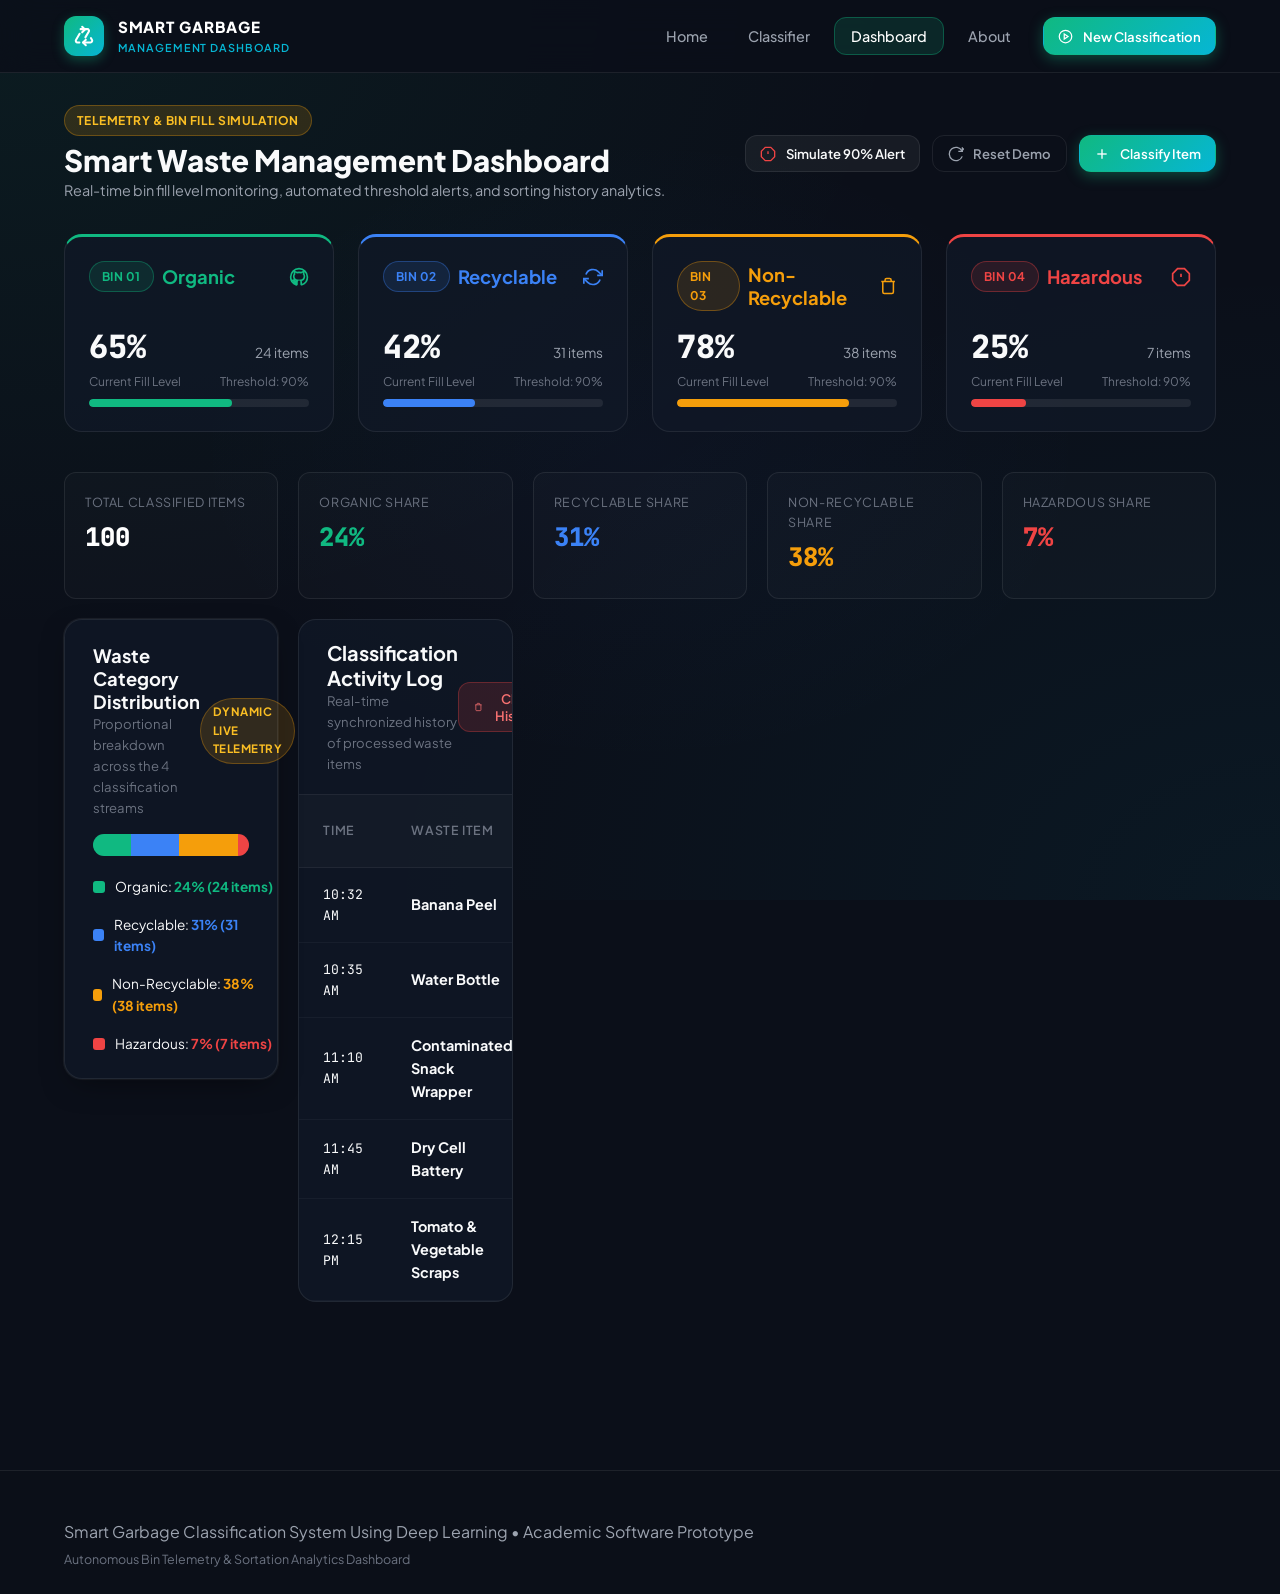
<file: dashboard.html>
<!DOCTYPE html>
<html lang="en">
<head>
    <meta charset="UTF-8">
    <meta name="viewport" content="width=device-width, initial-scale=1.0">
    <meta name="description" content="Smart Waste Management Dashboard - Bin Fill-Level Monitoring, 90% Capacity Alerts & Classification Analytics">
    <title>Smart Waste Management Dashboard | Monitoring & Statistics</title>
    <link rel="stylesheet" href="css/style.css">
</head>
<body>

    <!-- ==============================================================================
         SITE HEADER & NAVIGATION
    ============================================================================== -->
    <header class="site-header">
        <div class="container nav-wrapper">
            <a href="index.html" class="logo-brand">
                <div class="logo-icon">
                    <svg width="22" height="22" viewBox="0 0 24 24" fill="none" stroke="currentColor" stroke-width="2.2" stroke-linecap="round" stroke-linejoin="round">
                        <path d="M7 19H4.815a1.83 1.83 0 0 1-1.57-.881 1.785 1.785 0 0 1-.004-1.784L7.196 9.5"/>
                        <path d="M11 19h8.203a1.83 1.83 0 0 0 1.556-.89 1.784 1.784 0 0 0 0-1.775l-1.226-2.12"/>
                        <path d="m14 16-3 3 3 3"/>
                        <path d="M8.294 4.5h7.412a1.83 1.83 0 0 1 1.57.881 1.785 1.785 0 0 1 .004 1.784L13.5 13.5"/>
                        <path d="m10 8 3-3-3-3"/>
                    </svg>
                </div>
                <div class="logo-text">
                    <span class="logo-title">Smart Garbage</span>
                    <span class="logo-subtitle">Management Dashboard</span>
                </div>
            </a>

            <button class="mobile-toggle" id="mobileToggle" aria-label="Toggle navigation menu">
                <svg width="24" height="24" viewBox="0 0 24 24" fill="none" stroke="currentColor" stroke-width="2" stroke-linecap="round" stroke-linejoin="round">
                    <line x1="3" y1="12" x2="21" y2="12"></line>
                    <line x1="3" y1="6" x2="21" y2="6"></line>
                    <line x1="3" y1="18" x2="21" y2="18"></line>
                </svg>
            </button>

            <nav>
                <ul class="nav-links" id="navLinks">
                    <li class="nav-item"><a href="index.html">Home</a></li>
                    <li class="nav-item"><a href="index.html#classifier">Classifier</a></li>
                    <li class="nav-item active"><a href="dashboard.html">Dashboard</a></li>
                    <li class="nav-item"><a href="index.html#about">About</a></li>
                    <li class="nav-cta">
                        <a href="index.html#classifier" class="btn btn-sm btn-primary">
                            <svg width="15" height="15" viewBox="0 0 24 24" fill="none" stroke="currentColor" stroke-width="2"><circle cx="12" cy="12" r="10"/><polygon points="10 8 16 12 10 16 10 8"/></svg>
                            New Classification
                        </a>
                    </li>
                </ul>
            </nav>
        </div>
    </header>

    <main class="container">
        <!-- Dashboard Header & Control Toolbar -->
        <div class="dashboard-header-bar">
            <div>
                <span class="badge badge-demo" style="margin-bottom: 0.4rem;">Telemetry & Bin Fill Simulation</span>
                <h1 style="font-size: 1.85rem; font-weight: 800;">Smart Waste Management Dashboard</h1>
                <p style="font-size: 0.9rem;">Real-time bin fill level monitoring, automated threshold alerts, and sorting history analytics.</p>
            </div>

            <!-- Demo Controls -->
            <div class="dashboard-controls">
                <button type="button" class="btn btn-secondary btn-sm" id="btnSimulateAlert">
                    <svg width="16" height="16" viewBox="0 0 24 24" fill="none" stroke="#ef4444" stroke-width="2"><polygon points="7.86 2 16.14 2 22 7.86 22 16.14 16.14 22 7.86 22 2 16.14 2 7.86 7.86 2"></polygon><line x1="12" y1="8" x2="12" y2="12"></line><line x1="12" y1="16" x2="12.01" y2="16"></line></svg>
                    Simulate 90% Alert
                </button>
                <button type="button" class="btn btn-outline btn-sm" id="btnResetDemo">
                    <svg width="16" height="16" viewBox="0 0 24 24" fill="none" stroke="currentColor" stroke-width="2"><path d="M21.5 2v6h-6M21.34 15.57a10 10 0 1 1-.57-8.38l5.67-5.67"/></svg>
                    Reset Demo
                </button>
                <a href="index.html#classifier" class="btn btn-primary btn-sm">
                    <svg width="16" height="16" viewBox="0 0 24 24" fill="none" stroke="currentColor" stroke-width="2"><line x1="12" y1="5" x2="12" y2="19"></line><line x1="5" y1="12" x2="19" y2="12"></line></svg>
                    Classify Item
                </a>
            </div>
        </div>

        <!-- ==============================================================================
             90% CAPACITY ALERT BANNER (Dynamically shown when capacity >= 90%)
        ============================================================================== -->
        <div class="alert-banner-container">
            <div class="collection-alert" id="collectionAlertBanner">
                <div class="alert-content-left">
                    <div class="alert-icon-wrapper">
                        <svg width="24" height="24" viewBox="0 0 24 24" fill="none" stroke="currentColor" stroke-width="2.5">
                            <polygon points="7.86 2 16.14 2 22 7.86 22 16.14 16.14 22 7.86 22 2 16.14 2 7.86 7.86 2"></polygon>
                            <line x1="12" y1="8" x2="12" y2="12"></line>
                            <line x1="12" y1="16" x2="12.01" y2="16"></line>
                        </svg>
                    </div>
                    <div>
                        <div class="alert-heading">COLLECTION ALERT</div>
                        <div class="alert-message" id="alertMessageText">NON-RECYCLABLE BIN HAS REACHED 92% CAPACITY.</div>
                        <div class="alert-subtext" id="alertSubtext">Collection required.</div>
                    </div>
                </div>
                <div>
                    <span class="badge" style="background: rgba(239, 68, 68, 0.3); color: #fef2f2; border: 1px solid #ef4444; font-size: 0.8rem;">
                        IMMEDIATE ACTION
                    </span>
                </div>
            </div>
        </div>

        <!-- ==============================================================================
             FOUR BIN CAPACITY STATISTIC CARDS
        ============================================================================== -->
        <div class="bin-stats-grid">
            <!-- 1. Organic Bin -->
            <div class="bin-stat-card" id="cardOrganic" style="border-top: 3px solid var(--organic-color);">
                <div class="bin-card-top">
                    <div style="display: flex; align-items: center; gap: 0.5rem;">
                        <span class="badge badge-organic">Bin 01</span>
                        <h3 class="bin-card-title" style="color: var(--organic-color);">Organic</h3>
                    </div>
                    <svg width="20" height="20" viewBox="0 0 24 24" fill="none" stroke="var(--organic-color)" stroke-width="2"><path d="M12 2a10 10 0 0 0-10 10c0 4.4 2.8 8.1 6.8 9.4.5.1.7-.2.7-.5v-1.8c-2.8.6-3.4-1.4-3.4-1.4-.4-1.1-1.1-1.4-1.1-1.4-.9-.6.1-.6.1-.6 1 .1 1.5 1 1.5 1 .9 1.5 2.4 1.1 3 .8.1-.7.4-1.1.7-1.4-2.2-.2-4.6-1.1-4.6-5 0-1.1.4-2 1-2.7-.1-.3-.5-1.3.1-2.7 0 0 .9-.3 2.8 1.1.8-.2 1.7-.4 2.5-.4.8 0 1.7.2 2.5.4 2-1.4 2.8-1.1 2.8-1.1.6 1.4.2 2.4.1 2.7.7.7 1 1.6 1 2.7 0 3.9-2.4 4.8-4.6 5 .4.3.7.9.7 1.9v2.8c0 .3.2.6.7.5 4-1.3 6.8-5 6.8-9.4A10 10 0 0 0 12 2z"/></svg>
                </div>

                <div>
                    <div class="bin-capacity-metric">
                        <span class="capacity-percent" id="percentOrganic">65%</span>
                        <span class="items-classified-count" id="countOrganic">24 items</span>
                    </div>
                    <div style="display: flex; justify-content: space-between; font-size: 0.75rem; color: var(--text-muted); margin-bottom: 0.25rem;">
                        <span>Current Fill Level</span>
                        <span>Threshold: 90%</span>
                    </div>
                    <div class="bin-progress-track">
                        <div class="bin-progress-bar progress-organic" id="barOrganic" style="width: 65%;"></div>
                    </div>
                </div>
            </div>

            <!-- 2. Recyclable Bin -->
            <div class="bin-stat-card" id="cardRecyclable" style="border-top: 3px solid var(--recyclable-color);">
                <div class="bin-card-top">
                    <div style="display: flex; align-items: center; gap: 0.5rem;">
                        <span class="badge badge-recyclable">Bin 02</span>
                        <h3 class="bin-card-title" style="color: var(--recyclable-color);">Recyclable</h3>
                    </div>
                    <svg width="20" height="20" viewBox="0 0 24 24" fill="none" stroke="var(--recyclable-color)" stroke-width="2"><polyline points="23 4 23 10 17 10"></polyline><polyline points="1 20 1 14 7 14"></polyline><path d="M3.51 9a9 9 0 0 1 14.85-3.36L23 10M1 14l4.64 4.36A9 9 0 0 0 20.49 15"></path></svg>
                </div>

                <div>
                    <div class="bin-capacity-metric">
                        <span class="capacity-percent" id="percentRecyclable">42%</span>
                        <span class="items-classified-count" id="countRecyclable">31 items</span>
                    </div>
                    <div style="display: flex; justify-content: space-between; font-size: 0.75rem; color: var(--text-muted); margin-bottom: 0.25rem;">
                        <span>Current Fill Level</span>
                        <span>Threshold: 90%</span>
                    </div>
                    <div class="bin-progress-track">
                        <div class="bin-progress-bar progress-recyclable" id="barRecyclable" style="width: 42%;"></div>
                    </div>
                </div>
            </div>

            <!-- 3. Non-Recyclable Bin -->
            <div class="bin-stat-card" id="cardNonRecyclable" style="border-top: 3px solid var(--non-recyclable-color);">
                <div class="bin-card-top">
                    <div style="display: flex; align-items: center; gap: 0.5rem;">
                        <span class="badge badge-non-recyclable">Bin 03</span>
                        <h3 class="bin-card-title" style="color: var(--non-recyclable-color);">Non-Recyclable</h3>
                    </div>
                    <svg width="20" height="20" viewBox="0 0 24 24" fill="none" stroke="var(--non-recyclable-color)" stroke-width="2"><polyline points="3 6 5 6 21 6"></polyline><path d="M19 6v14a2 2 0 0 1-2 2H7a2 2 0 0 1-2-2V6m3 0V4a2 2 0 0 1 2-2h4a2 2 0 0 1 2 2v2"></path></svg>
                </div>

                <div>
                    <div class="bin-capacity-metric">
                        <span class="capacity-percent" id="percentNonRecyclable">78%</span>
                        <span class="items-classified-count" id="countNonRecyclable">38 items</span>
                    </div>
                    <div style="display: flex; justify-content: space-between; font-size: 0.75rem; color: var(--text-muted); margin-bottom: 0.25rem;">
                        <span>Current Fill Level</span>
                        <span>Threshold: 90%</span>
                    </div>
                    <div class="bin-progress-track">
                        <div class="bin-progress-bar progress-non-recyclable" id="barNonRecyclable" style="width: 78%;"></div>
                    </div>
                </div>
            </div>

            <!-- 4. Hazardous Bin -->
            <div class="bin-stat-card" id="cardHazardous" style="border-top: 3px solid var(--hazardous-color);">
                <div class="bin-card-top">
                    <div style="display: flex; align-items: center; gap: 0.5rem;">
                        <span class="badge badge-hazardous">Bin 04</span>
                        <h3 class="bin-card-title" style="color: var(--hazardous-color);">Hazardous</h3>
                    </div>
                    <svg width="20" height="20" viewBox="0 0 24 24" fill="none" stroke="var(--hazardous-color)" stroke-width="2"><polygon points="7.86 2 16.14 2 22 7.86 22 16.14 16.14 22 7.86 22 2 16.14 2 7.86 7.86 2"></polygon><line x1="12" y1="8" x2="12" y2="12"></line><line x1="12" y1="16" x2="12.01" y2="16"></line></svg>
                </div>

                <div>
                    <div class="bin-capacity-metric">
                        <span class="capacity-percent" id="percentHazardous">25%</span>
                        <span class="items-classified-count" id="countHazardous">7 items</span>
                    </div>
                    <div style="display: flex; justify-content: space-between; font-size: 0.75rem; color: var(--text-muted); margin-bottom: 0.25rem;">
                        <span>Current Fill Level</span>
                        <span>Threshold: 90%</span>
                    </div>
                    <div class="bin-progress-track">
                        <div class="bin-progress-bar progress-hazardous" id="barHazardous" style="width: 25%;"></div>
                    </div>
                </div>
            </div>
        </div>

        <!-- ==============================================================================
             AGGREGATE STATISTICS OVERVIEW BAR
        ============================================================================== -->
        <div class="metrics-summary-bar">
            <div class="summary-metric-card">
                <div class="metric-label">Total Classified Items</div>
                <div class="metric-value" id="totalClassified">100</div>
            </div>
            <div class="summary-metric-card">
                <div class="metric-label">Organic Share</div>
                <div class="metric-value" id="organicShare" style="color: var(--organic-color);">24%</div>
            </div>
            <div class="summary-metric-card">
                <div class="metric-label">Recyclable Share</div>
                <div class="metric-value" id="recyclableShare" style="color: var(--recyclable-color);">31%</div>
            </div>
            <div class="summary-metric-card">
                <div class="metric-label">Non-Recyclable Share</div>
                <div class="metric-value" id="nonRecyclableShare" style="color: var(--non-recyclable-color);">38%</div>
            </div>
            <div class="summary-metric-card">
                <div class="metric-label">Hazardous Share</div>
                <div class="metric-value" id="hazardousShare" style="color: var(--hazardous-color);">7%</div>
            </div>
        <!-- ==============================================================================
             DASHBOARD CATEGORY DISTRIBUTION CHART (HTML/CSS/JS Native)
        ============================================================================== -->
        <section class="chart-section" style="margin-bottom: 2.5rem;">
            <div class="card-glass" style="padding: 1.5rem 1.75rem;">
                <div style="display: flex; justify-content: space-between; align-items: center; margin-bottom: 1rem;">
                    <div>
                        <h2 style="font-size: 1.15rem; font-weight: 700;">Waste Category Distribution</h2>
                        <p style="font-size: 0.82rem; color: var(--text-muted);">Proportional breakdown across the 4 classification streams</p>
                    </div>
                    <span class="badge badge-demo" style="font-size: 0.72rem;">Dynamic Live Telemetry</span>
                </div>

                <!-- Multi-segment Stacked Distribution Bar -->
                <div style="height: 22px; width: 100%; display: flex; border-radius: var(--radius-full); overflow: hidden; background: rgba(255,255,255,0.06); margin-bottom: 1.25rem;">
                    <div id="chartBarOrganic" style="height: 100%; width: 24%; background: var(--organic-color); transition: width 0.6s ease;" title="Organic: 24%"></div>
                    <div id="chartBarRecyclable" style="height: 100%; width: 31%; background: var(--recyclable-color); transition: width 0.6s ease;" title="Recyclable: 31%"></div>
                    <div id="chartBarNonRecyclable" style="height: 100%; width: 38%; background: var(--non-recyclable-color); transition: width 0.6s ease;" title="Non-Recyclable: 38%"></div>
                    <div id="chartBarHazardous" style="height: 100%; width: 7%; background: var(--hazardous-color); transition: width 0.6s ease;" title="Hazardous: 7%"></div>
                </div>

                <!-- Chart Legend with Category Percentages and Item Counts -->
                <div style="display: grid; grid-template-columns: repeat(auto-fit, minmax(180px, 1fr)); gap: 1rem;">
                    <div style="display: flex; align-items: center; gap: 0.6rem;">
                        <span style="width: 12px; height: 12px; border-radius: 3px; background: var(--organic-color); display: inline-block;"></span>
                        <span style="font-size: 0.85rem; color: var(--text-primary);">Organic: <strong id="chartValOrganic" style="color: var(--organic-color);">24% (24 items)</strong></span>
                    </div>
                    <div style="display: flex; align-items: center; gap: 0.6rem;">
                        <span style="width: 12px; height: 12px; border-radius: 3px; background: var(--recyclable-color); display: inline-block;"></span>
                        <span style="font-size: 0.85rem; color: var(--text-primary);">Recyclable: <strong id="chartValRecyclable" style="color: var(--recyclable-color);">31% (31 items)</strong></span>
                    </div>
                    <div style="display: flex; align-items: center; gap: 0.6rem;">
                        <span style="width: 12px; height: 12px; border-radius: 3px; background: var(--non-recyclable-color); display: inline-block;"></span>
                        <span style="font-size: 0.85rem; color: var(--text-primary);">Non-Recyclable: <strong id="chartValNonRecyclable" style="color: var(--non-recyclable-color);">38% (38 items)</strong></span>
                    </div>
                    <div style="display: flex; align-items: center; gap: 0.6rem;">
                        <span style="width: 12px; height: 12px; border-radius: 3px; background: var(--hazardous-color); display: inline-block;"></span>
                        <span style="font-size: 0.85rem; color: var(--text-primary);">Hazardous: <strong id="chartValHazardous" style="color: var(--hazardous-color);">7% (7 items)</strong></span>
                    </div>
                </div>
            </div>
        </section>

        <!-- ==============================================================================
             CLASSIFICATION HISTORY LOG TABLE
        ============================================================================== -->
        <section class="history-section">
            <div class="history-card">
                <div class="history-header">
                    <div>
                        <h2 style="font-size: 1.25rem; font-weight: 700;">Classification Activity Log</h2>
                        <p style="font-size: 0.82rem; color: var(--text-muted);">Real-time synchronized history of processed waste items</p>
                    </div>
                    <div style="display: flex; gap: 0.5rem;">
                        <button type="button" class="btn btn-danger btn-sm" id="btnClearHistory">
                            <svg width="14" height="14" viewBox="0 0 24 24" fill="none" stroke="currentColor" stroke-width="2"><polyline points="3 6 5 6 21 6"></polyline><path d="M19 6v14a2 2 0 0 1-2 2H7a2 2 0 0 1-2-2V6m3 0V4a2 2 0 0 1 2-2h4a2 2 0 0 1 2 2v2"></path></svg>
                            Clear History
                        </button>
                    </div>
                </div>

                <div class="table-responsive">
                    <table class="history-table">
                        <thead>
                            <tr>
                                <th>Time</th>
                                <th>Waste Item</th>
                                <th>Category</th>
                                <th>Confidence</th>
                                <th>Recommended Bin</th>
                            </tr>
                        </thead>
                        <tbody id="historyTableBody">
                            <!-- Populated dynamically via dashboard.js -->
                        </tbody>
                    </table>
                </div>

                <div id="emptyHistoryPlaceholder" class="empty-history-placeholder" style="display: none;">
                    <p>No waste items classified yet.</p>
                    <a href="index.html#classifier" class="btn btn-sm btn-primary" style="margin-top: 0.75rem;">Classify First Waste Item</a>
                </div>
            </div>
        </section>
    </main>

    <!-- Footer -->
    <footer class="site-footer">
        <div class="container">
            <p>Smart Garbage Classification System Using Deep Learning • Academic Software Prototype</p>
            <p style="font-size: 0.78rem; margin-top: 0.35rem; color: var(--text-muted);">
                Autonomous Bin Telemetry & Sortation Analytics Dashboard
            </p>
        </div>
    </footer>

    <!-- Scripts -->
    <script src="js/dashboard.js"></script>
</body>
</html>
</file>
<file: css/style.css>
/* ==============================================================================
   SMART GARBAGE CLASSIFICATION SYSTEM - CORE STYLESHEET
   Design Theme: Modern Clean Eco-AI Dashboard (Engineering Final Year Standard)
   Vanilla CSS with CSS Variables, Flexbox, CSS Grid & Micro-animations
============================================================================== */

@import url('https://fonts.googleapis.com/css2?family=Plus+Jakarta+Sans:wght@300;400;500;600;700;800&family=JetBrains+Mono:wght@400;500;600&display=swap');

/* --- Design Tokens & Variables --- */
:root {
    /* Brand & Neutrals */
    --bg-main: #0b0f19;
    --bg-surface: #111827;
    --bg-card: rgba(17, 24, 39, 0.75);
    --bg-card-hover: rgba(31, 41, 55, 0.85);
    --bg-glass: rgba(255, 255, 255, 0.03);
    
    --border-subtle: rgba(255, 255, 255, 0.08);
    --border-focus: #3b82f6;
    --border-highlight: rgba(16, 185, 129, 0.3);

    --text-primary: #f9fafb;
    --text-secondary: #9ca3af;
    --text-muted: #6b7280;
    --text-inverse: #030712;

    /* Category Thematic Accents */
    --organic-color: #10b981;
    --organic-bg: rgba(16, 185, 129, 0.12);
    --organic-border: rgba(16, 185, 129, 0.35);

    --recyclable-color: #3b82f6;
    --recyclable-bg: rgba(59, 130, 246, 0.12);
    --recyclable-border: rgba(59, 130, 246, 0.35);

    --non-recyclable-color: #f59e0b;
    --non-recyclable-bg: rgba(245, 158, 11, 0.12);
    --non-recyclable-border: rgba(245, 158, 11, 0.35);

    --hazardous-color: #ef4444;
    --hazardous-bg: rgba(239, 68, 68, 0.12);
    --hazardous-border: rgba(239, 68, 68, 0.35);

    /* UI Accents */
    --accent-cyan: #06b6d4;
    --accent-emerald: #059669;
    --accent-gradient: linear-gradient(135deg, #10b981 0%, #06b6d4 100%);
    --card-shadow: 0 10px 30px -10px rgba(0, 0, 0, 0.5), 0 0 1px 1px var(--border-subtle);
    --card-shadow-hover: 0 20px 40px -15px rgba(0, 0, 0, 0.6), 0 0 1px 1px rgba(255, 255, 255, 0.15);

    /* Fonts & Radii */
    --font-sans: 'Plus Jakarta Sans', system-ui, -apple-system, sans-serif;
    --font-mono: 'JetBrains Mono', monospace;
    --radius-sm: 6px;
    --radius-md: 12px;
    --radius-lg: 18px;
    --radius-xl: 24px;
    --radius-full: 9999px;
    
    /* Layout */
    --container-max: 1200px;
    --transition-fast: 0.18s ease;
    --transition-normal: 0.28s ease;
}

/* --- Global Reset & Base --- */
*, *::before, *::after {
    box-sizing: border-box;
    margin: 0;
    padding: 0;
}

html {
    scroll-behavior: smooth;
    font-size: 16px;
}

body {
    background-color: var(--bg-main);
    color: var(--text-primary);
    font-family: var(--font-sans);
    line-height: 1.6;
    overflow-x: hidden;
    min-height: 100vh;
    display: flex;
    flex-direction: column;
    background-image: 
        radial-gradient(at 0% 0%, rgba(16, 185, 129, 0.08) 0px, transparent 50%),
        radial-gradient(at 100% 100%, rgba(6, 182, 212, 0.06) 0px, transparent 50%),
        radial-gradient(at 50% 50%, rgba(59, 130, 246, 0.04) 0px, transparent 50%);
    background-attachment: fixed;
}

/* Typography Helpers */
h1, h2, h3, h4, h5, h6 {
    color: var(--text-primary);
    font-weight: 700;
    line-height: 1.25;
}

p {
    color: var(--text-secondary);
}

a {
    color: inherit;
    text-decoration: none;
    transition: color var(--transition-fast);
}

.container {
    width: 100%;
    max-width: var(--container-max);
    margin-left: auto;
    margin-right: auto;
    padding-left: 1.5rem;
    padding-right: 1.5rem;
}

/* --- Header & Navigation Bar --- */
.site-header {
    position: sticky;
    top: 0;
    z-index: 100;
    backdrop-filter: blur(16px);
    -webkit-backdrop-filter: blur(16px);
    background-color: rgba(11, 15, 25, 0.85);
    border-bottom: 1px solid var(--border-subtle);
}

.nav-wrapper {
    display: flex;
    align-items: center;
    justify-content: space-between;
    height: 72px;
}

.logo-brand {
    display: flex;
    align-items: center;
    gap: 0.85rem;
    font-weight: 800;
    font-size: 1.15rem;
    letter-spacing: -0.02em;
}

.logo-icon {
    width: 40px;
    height: 40px;
    border-radius: var(--radius-md);
    background: var(--accent-gradient);
    display: flex;
    align-items: center;
    justify-content: center;
    color: #fff;
    box-shadow: 0 4px 12px rgba(16, 185, 129, 0.35);
}

.logo-text {
    display: flex;
    flex-direction: column;
}

.logo-title {
    font-size: 0.95rem;
    font-weight: 800;
    letter-spacing: 0.06em;
    color: #fff;
    text-transform: uppercase;
}

.logo-subtitle {
    font-size: 0.68rem;
    font-weight: 600;
    color: var(--accent-cyan);
    letter-spacing: 0.08em;
    text-transform: uppercase;
}

.nav-links {
    display: flex;
    align-items: center;
    list-style: none;
    gap: 0.5rem;
}

.nav-item a {
    padding: 0.55rem 1rem;
    border-radius: var(--radius-md);
    font-size: 0.9rem;
    font-weight: 500;
    color: var(--text-secondary);
    transition: all var(--transition-fast);
}

.nav-item a:hover {
    color: var(--text-primary);
    background-color: rgba(255, 255, 255, 0.05);
}

.nav-item.active a {
    color: #fff;
    background-color: rgba(16, 185, 129, 0.15);
    border: 1px solid var(--organic-border);
}

.nav-cta {
    margin-left: 0.5rem;
}

/* Mobile Nav Toggle */
.mobile-toggle {
    display: none;
    background: transparent;
    border: 1px solid var(--border-subtle);
    color: var(--text-primary);
    padding: 0.5rem;
    border-radius: var(--radius-sm);
    cursor: pointer;
}

/* --- Badges & Chips --- */
.badge {
    display: inline-flex;
    align-items: center;
    gap: 0.35rem;
    padding: 0.3rem 0.75rem;
    border-radius: var(--radius-full);
    font-size: 0.75rem;
    font-weight: 700;
    text-transform: uppercase;
    letter-spacing: 0.04em;
}

.badge-demo {
    background: rgba(245, 158, 11, 0.15);
    color: #fbbf24;
    border: 1px solid rgba(245, 158, 11, 0.3);
}

.badge-organic {
    background: var(--organic-bg);
    color: var(--organic-color);
    border: 1px solid var(--organic-border);
}

.badge-recyclable {
    background: var(--recyclable-bg);
    color: var(--recyclable-color);
    border: 1px solid var(--recyclable-border);
}

.badge-non-recyclable {
    background: var(--non-recyclable-bg);
    color: var(--non-recyclable-color);
    border: 1px solid var(--non-recyclable-border);
}

.badge-hazardous {
    background: var(--hazardous-bg);
    color: var(--hazardous-color);
    border: 1px solid var(--hazardous-border);
}

/* --- Hero Section --- */
.hero-section {
    padding: 4.5rem 0 3.5rem;
    text-align: center;
    position: relative;
}

.hero-pill {
    display: inline-flex;
    align-items: center;
    gap: 0.5rem;
    padding: 0.35rem 1rem;
    border-radius: var(--radius-full);
    background: rgba(255, 255, 255, 0.04);
    border: 1px solid var(--border-subtle);
    font-size: 0.82rem;
    font-weight: 500;
    color: var(--accent-cyan);
    margin-bottom: 1.5rem;
}

.hero-pill-dot {
    width: 8px;
    height: 8px;
    border-radius: 50%;
    background-color: var(--organic-color);
    box-shadow: 0 0 10px var(--organic-color);
    animation: pulseGlow 2s infinite;
}

@keyframes pulseGlow {
    0%, 100% { opacity: 1; transform: scale(1); }
    50% { opacity: 0.4; transform: scale(1.2); }
}

.hero-title {
    font-size: clamp(2rem, 5vw, 3.25rem);
    font-weight: 800;
    letter-spacing: -0.03em;
    margin-bottom: 1.25rem;
    max-width: 850px;
    margin-left: auto;
    margin-right: auto;
    background: linear-gradient(180deg, #ffffff 40%, #9ca3af 100%);
    -webkit-background-clip: text;
    -webkit-text-fill-color: transparent;
}

.hero-subtitle {
    font-size: clamp(1rem, 2vw, 1.2rem);
    max-width: 620px;
    margin: 0 auto 2rem;
    color: var(--text-secondary);
}

.hero-actions {
    display: flex;
    align-items: center;
    justify-content: center;
    gap: 1rem;
    flex-wrap: wrap;
}

/* --- Buttons --- */
.btn {
    display: inline-flex;
    align-items: center;
    justify-content: center;
    gap: 0.6rem;
    padding: 0.75rem 1.5rem;
    border-radius: var(--radius-md);
    font-size: 0.95rem;
    font-weight: 600;
    cursor: pointer;
    border: 1px solid transparent;
    transition: all var(--transition-fast);
    font-family: inherit;
    text-decoration: none;
}

.btn-primary {
    background: var(--accent-gradient);
    color: #ffffff;
    box-shadow: 0 4px 14px rgba(16, 185, 129, 0.35);
}

.btn-primary:hover {
    box-shadow: 0 6px 20px rgba(16, 185, 129, 0.5);
    transform: translateY(-2px);
}

.btn-secondary {
    background: rgba(255, 255, 255, 0.05);
    border-color: var(--border-subtle);
    color: var(--text-primary);
}

.btn-secondary:hover {
    background: rgba(255, 255, 255, 0.1);
    border-color: rgba(255, 255, 255, 0.2);
    transform: translateY(-2px);
}

.btn-danger {
    background: rgba(239, 68, 68, 0.15);
    border-color: rgba(239, 68, 68, 0.3);
    color: #f87171;
}

.btn-danger:hover {
    background: rgba(239, 68, 68, 0.25);
    border-color: rgba(239, 68, 68, 0.5);
}

.btn-outline {
    background: transparent;
    border: 1px solid var(--border-subtle);
    color: var(--text-secondary);
}

.btn-outline:hover {
    color: var(--text-primary);
    border-color: rgba(255, 255, 255, 0.3);
}

.btn-sm {
    padding: 0.45rem 0.9rem;
    font-size: 0.82rem;
}

.btn:disabled {
    opacity: 0.5;
    cursor: not-allowed;
    transform: none !important;
}

/* --- Classifier Main Section --- */
.classifier-section {
    padding: 2.5rem 0 4.5rem;
}

.section-header {
    text-align: center;
    margin-bottom: 2.5rem;
}

.section-title {
    font-size: 1.85rem;
    font-weight: 700;
    margin-bottom: 0.5rem;
}

.section-subtitle {
    color: var(--text-secondary);
    font-size: 0.95rem;
}

.classifier-grid {
    display: grid;
    grid-template-columns: 1fr 1fr;
    gap: 2rem;
    align-items: start;
}

@media (max-width: 900px) {
    .classifier-grid {
        grid-template-columns: 1fr;
    }
}

/* Glass Card */
.card-glass {
    background: var(--bg-card);
    backdrop-filter: blur(12px);
    -webkit-backdrop-filter: blur(12px);
    border: 1px solid var(--border-subtle);
    border-radius: var(--radius-lg);
    box-shadow: var(--card-shadow);
    padding: 2rem;
    transition: box-shadow var(--transition-normal), border-color var(--transition-normal);
}

.card-glass:hover {
    border-color: rgba(255, 255, 255, 0.12);
}

/* Upload Area */
.upload-dropzone {
    border: 2px dashed rgba(255, 255, 255, 0.15);
    border-radius: var(--radius-md);
    padding: 2.5rem 1.5rem;
    text-align: center;
    background: rgba(255, 255, 255, 0.02);
    cursor: pointer;
    transition: all var(--transition-fast);
    position: relative;
    outline: none;
}

.upload-dropzone:hover,
.upload-dropzone.dragover {
    border-color: var(--organic-color);
    background: rgba(16, 185, 129, 0.04);
}

.upload-icon-circle {
    width: 64px;
    height: 64px;
    border-radius: 50%;
    background: rgba(16, 185, 129, 0.1);
    border: 1px solid var(--organic-border);
    display: flex;
    align-items: center;
    justify-content: center;
    margin: 0 auto 1.25rem;
    color: var(--organic-color);
    transition: transform var(--transition-fast);
}

.upload-dropzone:hover .upload-icon-circle {
    transform: scale(1.08);
}

.upload-title {
    font-size: 1.1rem;
    font-weight: 600;
    margin-bottom: 0.35rem;
}

.upload-hint {
    font-size: 0.82rem;
    color: var(--text-muted);
    margin-bottom: 1.25rem;
}

.file-input-hidden {
    position: absolute;
    top: 0;
    left: 0;
    width: 100%;
    height: 100%;
    opacity: 0;
    cursor: pointer;
}

/* Sample Quick-Pick Chips */
.sample-presets {
    margin-top: 1.5rem;
    padding-top: 1.25rem;
    border-top: 1px solid var(--border-subtle);
}

.sample-presets-title {
    font-size: 0.8rem;
    color: var(--text-secondary);
    font-weight: 600;
    margin-bottom: 0.6rem;
    text-transform: uppercase;
    letter-spacing: 0.04em;
}

.sample-chips-wrapper {
    display: flex;
    flex-wrap: wrap;
    gap: 0.45rem;
}

.sample-chip {
    background: rgba(255, 255, 255, 0.04);
    border: 1px solid var(--border-subtle);
    border-radius: var(--radius-full);
    padding: 0.3rem 0.65rem;
    font-size: 0.78rem;
    color: var(--text-secondary);
    cursor: pointer;
    transition: all var(--transition-fast);
}

.sample-chip:hover {
    background: rgba(255, 255, 255, 0.1);
    color: #fff;
    border-color: rgba(255, 255, 255, 0.3);
}

/* Image Preview Container */
.preview-container {
    display: none;
    margin-top: 1.5rem;
    position: relative;
    border-radius: var(--radius-md);
    overflow: hidden;
    background: #000;
    border: 1px solid var(--border-subtle);
}

.preview-container.active {
    display: block;
}

.preview-img {
    width: 100%;
    max-height: 280px;
    object-fit: contain;
    display: block;
    background: #090d16;
}

.preview-overlay-bar {
    display: flex;
    align-items: center;
    justify-content: space-between;
    padding: 0.6rem 1rem;
    background: rgba(17, 24, 39, 0.95);
    border-top: 1px solid var(--border-subtle);
    font-size: 0.82rem;
}

.preview-filename {
    color: var(--text-primary);
    font-family: var(--font-mono);
    max-width: 240px;
    white-space: nowrap;
    overflow: hidden;
    text-overflow: ellipsis;
}

.btn-remove-img {
    background: transparent;
    border: none;
    color: #f87171;
    cursor: pointer;
    font-size: 0.82rem;
    display: flex;
    align-items: center;
    gap: 0.25rem;
    padding: 0.2rem 0.5rem;
    border-radius: var(--radius-sm);
    transition: background var(--transition-fast);
}

.btn-remove-img:hover {
    background: rgba(239, 68, 68, 0.15);
}

.action-buttons-group {
    display: flex;
    gap: 0.75rem;
    margin-top: 1.5rem;
}

.btn-full {
    flex: 1;
}

/* Validation Alert Message */
.validation-message {
    display: none;
    align-items: center;
    gap: 0.5rem;
    padding: 0.75rem 1rem;
    border-radius: var(--radius-md);
    font-size: 0.86rem;
    margin-top: 1rem;
    background: rgba(239, 68, 68, 0.12);
    border: 1px solid rgba(239, 68, 68, 0.3);
    color: #fca5a5;
}

.validation-message.active {
    display: flex;
}

/* --- Classification Result Card --- */
.result-card-placeholder {
    display: flex;
    flex-direction: column;
    align-items: center;
    justify-content: center;
    min-height: 420px;
    text-align: center;
    color: var(--text-muted);
    border: 1px dashed var(--border-subtle);
    border-radius: var(--radius-md);
    padding: 2rem;
}

.result-card-placeholder svg {
    margin-bottom: 1rem;
    opacity: 0.4;
}

.result-panel {
    display: none;
    animation: fadeIn 0.3s ease;
}

.result-panel.active {
    display: block;
}

@keyframes fadeIn {
    from { opacity: 0; transform: translateY(8px); }
    to { opacity: 1; transform: translateY(0); }
}

.result-header {
    display: flex;
    align-items: center;
    justify-content: space-between;
    margin-bottom: 1.5rem;
    padding-bottom: 1rem;
    border-bottom: 1px solid var(--border-subtle);
}

.result-title {
    font-size: 1.15rem;
    font-weight: 700;
    display: flex;
    align-items: center;
    gap: 0.5rem;
}

.status-tag {
    font-size: 0.75rem;
    padding: 0.25rem 0.6rem;
    border-radius: var(--radius-full);
    background: rgba(16, 185, 129, 0.15);
    color: var(--organic-color);
    font-weight: 600;
}

/* Result Primary Visual */
.result-highlight-box {
    padding: 1.5rem;
    border-radius: var(--radius-md);
    background: rgba(255, 255, 255, 0.02);
    border: 1px solid var(--border-subtle);
    margin-bottom: 1.5rem;
    position: relative;
    overflow: hidden;
}

.result-highlight-box::before {
    content: '';
    position: absolute;
    top: 0;
    left: 0;
    width: 4px;
    height: 100%;
    background-color: var(--organic-color);
}

.result-highlight-box.theme-organic::before { background-color: var(--organic-color); }
.result-highlight-box.theme-recyclable::before { background-color: var(--recyclable-color); }
.result-highlight-box.theme-non-recyclable::before { background-color: var(--non-recyclable-color); }
.result-highlight-box.theme-hazardous::before { background-color: var(--hazardous-color); }

.item-detected-label {
    font-size: 0.75rem;
    text-transform: uppercase;
    letter-spacing: 0.05em;
    color: var(--text-muted);
    margin-bottom: 0.35rem;
}

.item-detected-name {
    font-size: 1.4rem;
    font-weight: 700;
    color: #fff;
    margin-bottom: 0.75rem;
}

.category-badge-large {
    display: inline-flex;
    align-items: center;
    gap: 0.5rem;
    padding: 0.45rem 1.1rem;
    border-radius: var(--radius-full);
    font-size: 0.95rem;
    font-weight: 700;
    text-transform: uppercase;
    letter-spacing: 0.04em;
}

/* Confidence Progress */
.confidence-section {
    margin-bottom: 1.5rem;
}

.confidence-header {
    display: flex;
    justify-content: space-between;
    font-size: 0.88rem;
    font-weight: 600;
    margin-bottom: 0.5rem;
}

.confidence-score {
    font-family: var(--font-mono);
    color: var(--accent-cyan);
}

.progress-track {
    width: 100%;
    height: 10px;
    background: rgba(255, 255, 255, 0.08);
    border-radius: var(--radius-full);
    overflow: hidden;
}

.progress-fill {
    height: 100%;
    width: 0%;
    border-radius: var(--radius-full);
    background: var(--accent-gradient);
    transition: width 0.8s cubic-bezier(0.4, 0, 0.2, 1);
}

/* Recommended Bin Card */
.bin-recommendation-box {
    display: flex;
    align-items: center;
    gap: 1rem;
    padding: 1.25rem;
    border-radius: var(--radius-md);
    background: rgba(255, 255, 255, 0.03);
    border: 1px solid var(--border-subtle);
    margin-bottom: 1.5rem;
}

.bin-icon-container {
    width: 52px;
    height: 52px;
    border-radius: var(--radius-md);
    display: flex;
    align-items: center;
    justify-content: center;
    flex-shrink: 0;
}

.bin-info {
    flex: 1;
}

.bin-label {
    font-size: 0.75rem;
    text-transform: uppercase;
    letter-spacing: 0.05em;
    color: var(--text-muted);
}

.bin-name {
    font-size: 1.15rem;
    font-weight: 700;
    color: #fff;
}

.bin-desc {
    font-size: 0.8rem;
    color: var(--text-secondary);
    margin-top: 0.2rem;
}

/* Disclaimer Banner */
.demo-disclaimer-banner {
    display: flex;
    align-items: flex-start;
    gap: 0.6rem;
    padding: 0.75rem 1rem;
    border-radius: var(--radius-md);
    background: rgba(245, 158, 11, 0.08);
    border: 1px solid rgba(245, 158, 11, 0.25);
    font-size: 0.78rem;
    color: #fde68a;
    line-height: 1.45;
}

/* Loading Spinner Overlay */
.loading-overlay {
    display: none;
    position: absolute;
    inset: 0;
    background: rgba(11, 15, 25, 0.85);
    backdrop-filter: blur(4px);
    border-radius: var(--radius-lg);
    z-index: 10;
    align-items: center;
    justify-content: center;
    flex-direction: column;
    gap: 1rem;
}

.loading-overlay.active {
    display: flex;
}

.spinner {
    width: 44px;
    height: 44px;
    border: 3px solid rgba(255, 255, 255, 0.1);
    border-top-color: var(--organic-color);
    border-radius: 50%;
    animation: spin 0.8s linear infinite;
}

@keyframes spin {
    to { transform: rotate(360deg); }
}

/* --- Category Reference Cards (4-Grid) --- */
.categories-showcase {
    padding: 3rem 0;
}

.categories-grid {
    display: grid;
    grid-template-columns: repeat(auto-fit, minmax(250px, 1fr));
    gap: 1.5rem;
    margin-top: 2rem;
}

.category-ref-card {
    background: var(--bg-card);
    border: 1px solid var(--border-subtle);
    border-radius: var(--radius-md);
    padding: 1.5rem;
    transition: transform var(--transition-fast), border-color var(--transition-fast);
}

.category-ref-card:hover {
    transform: translateY(-4px);
    border-color: rgba(255, 255, 255, 0.15);
}

.cat-icon-badge {
    width: 42px;
    height: 42px;
    border-radius: var(--radius-md);
    display: flex;
    align-items: center;
    justify-content: center;
    margin-bottom: 1rem;
}

.cat-ref-title {
    font-size: 1.1rem;
    font-weight: 700;
    margin-bottom: 0.35rem;
}

.cat-ref-examples {
    font-size: 0.82rem;
    color: var(--text-muted);
    line-height: 1.5;
}

/* --- About Section --- */
.about-section {
    padding: 4rem 0 5rem;
    border-top: 1px solid var(--border-subtle);
}

.about-card {
    background: var(--bg-card);
    border: 1px solid var(--border-subtle);
    border-radius: var(--radius-lg);
    padding: 2.5rem;
}

.about-grid {
    display: grid;
    grid-template-columns: 2fr 1fr;
    gap: 2.5rem;
    margin-top: 1.5rem;
}

@media (max-width: 850px) {
    .about-grid {
        grid-template-columns: 1fr;
    }
}

.architecture-diagram {
    background: rgba(0, 0, 0, 0.3);
    border: 1px solid var(--border-subtle);
    border-radius: var(--radius-md);
    padding: 1.25rem;
    font-family: var(--font-mono);
    font-size: 0.8rem;
    color: var(--accent-cyan);
    overflow-x: auto;
    white-space: pre;
    line-height: 1.4;
}

.tech-tag-list {
    display: flex;
    flex-wrap: wrap;
    gap: 0.5rem;
    margin-top: 1rem;
}

.tech-tag {
    font-size: 0.78rem;
    padding: 0.25rem 0.65rem;
    background: rgba(255, 255, 255, 0.05);
    border: 1px solid var(--border-subtle);
    border-radius: var(--radius-sm);
    color: var(--text-secondary);
}

/* ==============================================================================
   DASHBOARD SPECIFIC STYLES
============================================================================== */

/* Dashboard Header & Controls */
.dashboard-header-bar {
    display: flex;
    align-items: center;
    justify-content: space-between;
    flex-wrap: wrap;
    gap: 1rem;
    margin: 2rem 0;
}

.dashboard-controls {
    display: flex;
    gap: 0.75rem;
    flex-wrap: wrap;
}

/* 90% Alert Banner */
.alert-banner-container {
    margin-bottom: 2rem;
}

.collection-alert {
    display: none;
    align-items: center;
    justify-content: space-between;
    gap: 1rem;
    padding: 1.25rem 1.75rem;
    border-radius: var(--radius-md);
    background: linear-gradient(90deg, rgba(239, 68, 68, 0.25) 0%, rgba(239, 68, 68, 0.12) 100%);
    border: 1px solid rgba(239, 68, 68, 0.5);
    box-shadow: 0 0 25px rgba(239, 68, 68, 0.2);
    animation: alertPulse 2s infinite;
}

.collection-alert.active {
    display: flex;
}

@keyframes alertPulse {
    0%, 100% { border-color: rgba(239, 68, 68, 0.5); }
    50% { border-color: rgba(239, 68, 68, 0.9); }
}

.alert-content-left {
    display: flex;
    align-items: center;
    gap: 1rem;
}

.alert-icon-wrapper {
    width: 44px;
    height: 44px;
    border-radius: 50%;
    background: rgba(239, 68, 68, 0.2);
    display: flex;
    align-items: center;
    justify-content: center;
    color: #ef4444;
}

.alert-heading {
    font-size: 0.95rem;
    font-weight: 800;
    color: #fca5a5;
    letter-spacing: 0.05em;
    text-transform: uppercase;
}

.alert-message {
    font-size: 1.05rem;
    font-weight: 700;
    color: #fff;
}

.alert-subtext {
    font-size: 0.82rem;
    color: #f87171;
}

/* Bin Capacity Cards (4 Primary Cards) */
.bin-stats-grid {
    display: grid;
    grid-template-columns: repeat(4, 1fr);
    gap: 1.5rem;
    margin-bottom: 2.5rem;
}

@media (max-width: 1024px) {
    .bin-stats-grid {
        grid-template-columns: repeat(2, 1fr);
    }
}

@media (max-width: 600px) {
    .bin-stats-grid {
        grid-template-columns: 1fr;
    }
}

.bin-stat-card {
    background: var(--bg-card);
    border: 1px solid var(--border-subtle);
    border-radius: var(--radius-lg);
    padding: 1.5rem;
    display: flex;
    flex-direction: column;
    justify-content: space-between;
    position: relative;
    overflow: hidden;
    transition: transform var(--transition-fast), border-color var(--transition-fast);
}

.bin-stat-card:hover {
    transform: translateY(-3px);
}

.bin-stat-card.alert-active {
    border-color: rgba(239, 68, 68, 0.7);
    box-shadow: 0 0 20px rgba(239, 68, 68, 0.25);
}

.bin-stat-card.alert-active::before {
    content: 'CRITICAL (≥ 90%)';
    position: absolute;
    top: 8px;
    right: 8px;
    background: #ef4444;
    color: #fff;
    font-size: 0.65rem;
    font-weight: 800;
    padding: 0.15rem 0.5rem;
    border-radius: var(--radius-full);
}

.bin-card-top {
    display: flex;
    align-items: center;
    justify-content: space-between;
    margin-bottom: 1.25rem;
}

.bin-card-title {
    font-size: 1.15rem;
    font-weight: 700;
}

.bin-capacity-metric {
    display: flex;
    align-items: baseline;
    justify-content: space-between;
    margin-bottom: 0.5rem;
}

.capacity-percent {
    font-size: 2rem;
    font-weight: 800;
    font-family: var(--font-mono);
    line-height: 1;
}

.items-classified-count {
    font-size: 0.85rem;
    color: var(--text-secondary);
}

/* Bin Progress Bar styling */
.bin-progress-track {
    width: 100%;
    height: 8px;
    background: rgba(255, 255, 255, 0.08);
    border-radius: var(--radius-full);
    overflow: hidden;
    margin-top: 0.5rem;
}

.bin-progress-bar {
    height: 100%;
    border-radius: var(--radius-full);
    transition: width 0.6s ease;
}

.progress-organic { background: var(--organic-color); }
.progress-recyclable { background: var(--recyclable-color); }
.progress-non-recyclable { background: var(--non-recyclable-color); }
.progress-hazardous { background: var(--hazardous-color); }
.progress-critical { background: #ef4444 !important; }

/* Dashboard Summary Metrics Bar */
.metrics-summary-bar {
    display: grid;
    grid-template-columns: repeat(auto-fit, minmax(200px, 1fr));
    gap: 1.25rem;
    margin-bottom: 2.5rem;
}

.summary-metric-card {
    background: rgba(255, 255, 255, 0.02);
    border: 1px solid var(--border-subtle);
    border-radius: var(--radius-md);
    padding: 1.25rem;
}

.metric-label {
    font-size: 0.78rem;
    color: var(--text-muted);
    text-transform: uppercase;
    letter-spacing: 0.05em;
    margin-bottom: 0.25rem;
}

.metric-value {
    font-size: 1.6rem;
    font-weight: 800;
    color: #fff;
    font-family: var(--font-mono);
}

/* History Table Section */
.history-section {
    margin-bottom: 4rem;
}

.history-card {
    background: var(--bg-card);
    border: 1px solid var(--border-subtle);
    border-radius: var(--radius-lg);
    overflow: hidden;
}

.history-header {
    display: flex;
    align-items: center;
    justify-content: space-between;
    padding: 1.25rem 1.75rem;
    border-bottom: 1px solid var(--border-subtle);
}

.table-responsive {
    width: 100%;
    overflow-x: auto;
}

.history-table {
    width: 100%;
    border-collapse: collapse;
    text-align: left;
    font-size: 0.9rem;
}

.history-table th {
    background: rgba(255, 255, 255, 0.02);
    color: var(--text-muted);
    font-size: 0.78rem;
    text-transform: uppercase;
    letter-spacing: 0.05em;
    padding: 1rem 1.5rem;
    border-bottom: 1px solid var(--border-subtle);
    font-weight: 600;
}

.history-table td {
    padding: 1rem 1.5rem;
    border-bottom: 1px solid rgba(255, 255, 255, 0.04);
    color: var(--text-primary);
}

.history-table tbody tr:hover {
    background: rgba(255, 255, 255, 0.02);
}

.time-cell {
    font-family: var(--font-mono);
    font-size: 0.82rem;
    color: var(--text-secondary);
}

.empty-history-placeholder {
    padding: 3rem 1.5rem;
    text-align: center;
    color: var(--text-muted);
}

/* ==============================================================================
   IN-BROWSER WEBRTC LIVE CAMERA & AI HUD STYLES
============================================================================== */
.camera-card {
    display: flex;
    flex-direction: column;
    gap: 1.25rem;
}

.camera-card-header {
    display: flex;
    justify-content: space-between;
    align-items: center;
    flex-wrap: wrap;
    gap: 0.5rem;
}

.camera-status-indicator {
    display: inline-flex;
    align-items: center;
    gap: 0.5rem;
    background: rgba(0, 0, 0, 0.4);
    border: 1px solid var(--border-subtle);
    padding: 0.35rem 0.85rem;
    border-radius: var(--radius-full);
    font-size: 0.82rem;
    font-weight: 600;
}

.status-dot {
    width: 9px;
    height: 9px;
    border-radius: 50%;
    background: var(--text-muted);
}

.status-dot.off {
    background: #6b7280;
}

.status-dot.connected {
    background: #10b981;
    box-shadow: 0 0 10px #10b981;
    animation: pulseDot 2s infinite;
}

.status-dot.error {
    background: #ef4444;
    box-shadow: 0 0 10px #ef4444;
}

@keyframes pulseDot {
    0% { transform: scale(0.95); box-shadow: 0 0 0 0 rgba(16, 185, 129, 0.7); }
    70% { transform: scale(1); box-shadow: 0 0 0 6px rgba(16, 185, 129, 0); }
    100% { transform: scale(0.95); box-shadow: 0 0 0 0 rgba(16, 185, 129, 0); }
}

/* Video Viewport */
.video-viewport {
    position: relative;
    width: 100%;
    aspect-ratio: 16 / 9;
    min-height: 320px;
    background: #000;
    border-radius: var(--radius-md);
    overflow: hidden;
    border: 1px solid var(--border-subtle);
    box-shadow: inset 0 0 30px rgba(0, 0, 0, 0.8);
    display: flex;
    align-items: center;
    justify-content: center;
}

#camera {
    width: 100%;
    height: 100%;
    object-fit: cover;
    display: block;
}

.video-placeholder {
    position: absolute;
    inset: 0;
    background: radial-gradient(circle at center, rgba(17, 24, 39, 0.95), #0b0f19);
    display: flex;
    flex-direction: column;
    align-items: center;
    justify-content: center;
    text-align: center;
    padding: 1.5rem;
    z-index: 5;
}

.camera-placeholder-icon {
    width: 72px;
    height: 72px;
    border-radius: 50%;
    background: rgba(255, 255, 255, 0.04);
    border: 1px solid var(--border-subtle);
    display: flex;
    align-items: center;
    justify-content: center;
    color: var(--text-secondary);
}

/* Viewport HUD Reticle */
.reticle-box {
    position: absolute;
    top: 50%;
    left: 50%;
    transform: translate(-50%, -50%);
    width: 220px;
    height: 220px;
    pointer-events: none;
    z-index: 10;
}

.reticle-box .corner {
    position: absolute;
    width: 24px;
    height: 24px;
    border: 2.5px solid rgba(16, 185, 129, 0.85);
}

.reticle-box .top-left { top: 0; left: 0; border-right: 0; border-bottom: 0; }
.reticle-box .top-right { top: 0; right: 0; border-left: 0; border-bottom: 0; }
.reticle-box .bottom-left { bottom: 0; left: 0; border-right: 0; border-top: 0; }
.reticle-box .bottom-right { bottom: 0; right: 0; border-left: 0; border-top: 0; }

.reticle-label {
    position: absolute;
    bottom: -28px;
    left: 50%;
    transform: translateX(-50%);
    font-size: 0.68rem;
    letter-spacing: 1px;
    color: rgba(255, 255, 255, 0.85);
    background: rgba(0, 0, 0, 0.7);
    padding: 2px 8px;
    border-radius: 4px;
    white-space: nowrap;
    border: 1px solid rgba(255, 255, 255, 0.1);
}

/* Scanning Laser Line */
.scan-laser {
    position: absolute;
    top: 0;
    left: 0;
    right: 0;
    height: 2px;
    background: linear-gradient(90deg, transparent 0%, #10b981 50%, transparent 100%);
    box-shadow: 0 0 12px #10b981;
    z-index: 8;
    display: none;
}

.scan-laser.active {
    display: block;
    animation: scanMove 2.2s ease-in-out infinite;
}

@keyframes scanMove {
    0% { top: 0%; opacity: 0; }
    15% { opacity: 1; }
    85% { opacity: 1; }
    100% { top: 100%; opacity: 0; }
}

/* Camera Action Buttons */
.camera-actions-bar {
    display: grid;
    grid-template-columns: repeat(auto-fit, minmax(130px, 1fr));
    gap: 0.75rem;
}

.auto-inference-bar {
    display: flex;
    flex-direction: column;
    gap: 0.4rem;
}

.btn-accent-full {
    width: 100%;
    background: var(--accent-gradient);
    color: #fff;
    font-weight: 700;
    border: none;
    padding: 0.85rem 1.25rem;
    border-radius: var(--radius-md);
    cursor: pointer;
    display: inline-flex;
    align-items: center;
    justify-content: center;
    gap: 0.6rem;
    transition: var(--transition-normal);
    box-shadow: 0 4px 15px rgba(16, 185, 129, 0.3);
}

.btn-accent-full:hover:not(:disabled) {
    transform: translateY(-2px);
    box-shadow: 0 8px 25px rgba(16, 185, 129, 0.45);
}

.btn-accent-full.active {
    background: linear-gradient(135deg, #f59e0b 0%, #ef4444 100%);
    box-shadow: 0 4px 15px rgba(245, 158, 11, 0.35);
}

.btn-accent-full:disabled {
    opacity: 0.5;
    cursor: not-allowed;
    box-shadow: none;
}

.helper-text {
    font-size: 0.78rem;
    color: var(--text-muted);
    text-align: center;
}

.alt-upload-toggle {
    border-top: 1px solid var(--border-subtle);
    padding-top: 0.85rem;
    text-align: center;
}

.btn-text-link {
    background: none;
    border: none;
    color: var(--text-secondary);
    font-size: 0.82rem;
    cursor: pointer;
    text-decoration: underline;
    transition: var(--transition-fast);
}

.btn-text-link:hover {
    color: var(--text-primary);
}

/* Alert Box */
.alert-box {
    background: rgba(239, 68, 68, 0.12);
    border: 1px solid rgba(239, 68, 68, 0.35);
    border-radius: var(--radius-md);
    padding: 1rem 1.25rem;
    display: flex;
    gap: 1rem;
    align-items: flex-start;
    margin-bottom: 1.5rem;
    position: relative;
}

.alert-box.hidden {
    display: none !important;
}

.alert-icon {
    color: var(--hazardous-color);
    flex-shrink: 0;
    margin-top: 2px;
}

.alert-content h4 {
    color: #fca5a5;
    font-size: 0.95rem;
    margin-bottom: 0.25rem;
}

.alert-content p {
    font-size: 0.85rem;
    color: var(--text-primary);
    margin-bottom: 0.35rem;
}

.alert-instructions {
    font-size: 0.80rem;
    color: var(--text-secondary);
    background: rgba(0, 0, 0, 0.3);
    padding: 0.4rem 0.65rem;
    border-radius: var(--radius-sm);
    margin-top: 0.4rem;
}

.btn-dismiss {
    position: absolute;
    top: 10px;
    right: 12px;
    background: none;
    border: none;
    color: var(--text-muted);
    font-size: 1.4rem;
    cursor: pointer;
    line-height: 1;
}

.btn-dismiss:hover {
    color: var(--text-primary);
}

/* Result Card & Predictions */
.result-card {
    display: flex;
    flex-direction: column;
    gap: 1.25rem;
}

.result-header-bar {
    display: flex;
    justify-content: space-between;
    align-items: center;
}

.prediction-highlight-box {
    background: rgba(0, 0, 0, 0.35);
    border: 1px solid var(--border-subtle);
    border-radius: var(--radius-md);
    padding: 1.25rem;
    display: flex;
    flex-direction: column;
    gap: 0.85rem;
}

.pred-category-row {
    display: flex;
    justify-content: space-between;
    align-items: center;
}

.pred-meta-title {
    font-size: 0.72rem;
    font-weight: 700;
    letter-spacing: 0.8px;
    color: var(--text-muted);
}

.pred-main-name {
    font-size: 1.6rem;
    font-weight: 800;
    color: var(--text-primary);
}

.pred-confidence-badge {
    background: var(--organic-color);
    color: #fff;
    font-weight: 800;
    font-family: var(--font-mono);
    font-size: 1.1rem;
    padding: 0.4rem 0.85rem;
    border-radius: var(--radius-md);
    box-shadow: 0 4px 12px rgba(0, 0, 0, 0.4);
}

.pred-item-detail {
    font-size: 0.85rem;
    color: var(--text-secondary);
}

/* Stability Meter */
.stability-container {
    border-top: 1px solid var(--border-subtle);
    padding-top: 0.75rem;
    display: flex;
    flex-direction: column;
    gap: 0.4rem;
}

.stability-meta {
    display: flex;
    justify-content: space-between;
    font-size: 0.80rem;
    color: var(--text-secondary);
}

.stability-meter {
    display: grid;
    grid-template-columns: repeat(5, 1fr);
    gap: 6px;
}

.streak-pip {
    height: 7px;
    border-radius: 4px;
    background: rgba(255, 255, 255, 0.08);
    transition: all 0.2s ease;
}

.streak-pip.active {
    background: var(--organic-color);
    box-shadow: 0 0 6px currentColor;
}

/* Probabilities Section */
.probabilities-section {
    display: flex;
    flex-direction: column;
    gap: 0.65rem;
}

.prob-section-title {
    font-size: 0.85rem;
    font-weight: 700;
    color: var(--text-secondary);
    text-transform: uppercase;
    letter-spacing: 0.6px;
}

.prob-row {
    display: grid;
    grid-template-columns: 105px 1fr 50px;
    align-items: center;
    gap: 0.75rem;
    font-size: 0.85rem;
}

.prob-label {
    display: inline-flex;
    align-items: center;
    gap: 0.45rem;
    font-weight: 500;
    color: var(--text-primary);
}

.prob-dot {
    width: 8px;
    height: 8px;
    border-radius: 50%;
}

.organic-dot { background: var(--organic-color); }
.recyclable-dot { background: var(--recyclable-color); }
.non-recyclable-dot { background: var(--non-recyclable-color); }
.hazardous-dot { background: var(--hazardous-color); }

.prob-bar-track {
    height: 8px;
    background: rgba(255, 255, 255, 0.06);
    border-radius: var(--radius-full);
    overflow: hidden;
}

.prob-bar-fill {
    height: 100%;
    border-radius: var(--radius-full);
    transition: width 0.28s ease;
}

.organic-bar { background: var(--organic-color); }
.recyclable-bar { background: var(--recyclable-color); }
.non-recyclable-bar { background: var(--non-recyclable-color); }
.hazardous-bar { background: var(--hazardous-color); }

.prob-value {
    font-family: var(--font-mono);
    font-size: 0.80rem;
    color: var(--text-secondary);
    text-align: right;
}

/* Recommended Bin Box */
.bin-recommendation-box {
    background: rgba(255, 255, 255, 0.03);
    border: 1px solid var(--border-subtle);
    border-radius: var(--radius-md);
    padding: 1rem;
    display: flex;
    align-items: center;
    gap: 1rem;
}

.bin-icon-circle {
    width: 44px;
    height: 44px;
    border-radius: var(--radius-md);
    background: rgba(16, 185, 129, 0.15);
    color: var(--organic-color);
    display: flex;
    align-items: center;
    justify-content: center;
    flex-shrink: 0;
}

.bin-sub-title {
    font-size: 0.70rem;
    font-weight: 700;
    letter-spacing: 0.8px;
    color: var(--text-muted);
}

.bin-target-name {
    font-size: 1.05rem;
    font-weight: 800;
    color: var(--organic-color);
}

.bin-target-desc {
    font-size: 0.80rem;
    color: var(--text-secondary);
}

/* Hardware Command Box */
.hardware-command-box {
    background: #060911;
    border: 1px solid rgba(255, 255, 255, 0.1);
    border-radius: var(--radius-md);
    padding: 0.9rem 1.1rem;
    display: flex;
    flex-direction: column;
    gap: 0.4rem;
}

.hardware-connection-card {
    margin-bottom: 1.5rem;
    padding: 1.2rem;
}

.hardware-connection-header,
.hardware-connection-input-row,
.hardware-status-grid {
    display: flex;
    gap: 0.75rem;
}

.hardware-connection-header {
    align-items: flex-start;
    justify-content: space-between;
}

.hardware-connection-header h3 {
    margin: 0.5rem 0 0.2rem;
    font-size: 1.05rem;
}

.hardware-connection-header p,
.hardware-connection-message {
    font-size: 0.8rem;
}

.hardware-connection-status {
    white-space: nowrap;
    font-size: 0.78rem;
    font-weight: 700;
}

.hardware-connection-status .status-dot {
    display: inline-block;
    margin-right: 0.3rem;
}

.hardware-connection-controls {
    margin-top: 1rem;
}

.hardware-connection-controls label {
    display: block;
    color: var(--text-secondary);
    font-size: 0.78rem;
    margin-bottom: 0.35rem;
}

.hardware-connection-input-row {
    align-items: center;
    flex-wrap: wrap;
}

.hardware-connection-input-row input {
    min-width: 190px;
    flex: 1;
    background: #060911;
    border: 1px solid var(--border-subtle);
    border-radius: var(--radius-sm);
    color: var(--text-primary);
    padding: 0.65rem 0.75rem;
    font: 0.85rem var(--font-mono);
}

.hardware-connection-input-row input:focus {
    outline: none;
    border-color: var(--border-focus);
}

.hardware-connection-message {
    margin-top: 0.55rem;
}

.hardware-status-grid {
    border-top: 1px solid var(--border-subtle);
    margin-top: 1rem;
    padding-top: 0.85rem;
    flex-wrap: wrap;
}

.hardware-status-grid span {
    color: var(--text-muted);
    flex: 1 1 30%;
    font-size: 0.72rem;
}

.hardware-status-grid strong {
    color: var(--text-primary);
    display: block;
    font-size: 0.82rem;
    margin-top: 0.15rem;
}

.hardware-warning {
    background: var(--hazardous-bg);
    border: 1px solid var(--hazardous-border);
    border-radius: var(--radius-sm);
    color: #fca5a5;
    font-size: 0.78rem;
    margin-top: 0.8rem;
    padding: 0.6rem 0.75rem;
}

.hardware-warning.hidden {
    display: none;
}

.hw-header {
    display: flex;
    justify-content: space-between;
    font-size: 0.72rem;
    font-weight: 700;
    letter-spacing: 0.8px;
    color: var(--text-muted);
}

.hw-status-tag {
    font-size: 0.68rem;
    background: rgba(255, 255, 255, 0.06);
    padding: 2px 6px;
    border-radius: 4px;
    color: var(--text-secondary);
}

.hw-status-tag.active {
    background: rgba(16, 185, 129, 0.2);
    color: #10b981;
}

.hw-command-line {
    font-family: var(--font-mono);
    font-size: 0.95rem;
    display: flex;
    align-items: center;
    gap: 0.5rem;
}

.hw-prompt {
    color: var(--text-muted);
}

.hw-command-val {
    color: #10b981;
    font-weight: 700;
}

.hw-note {
    font-size: 0.75rem;
    color: var(--text-muted);
}

/* Categories Grid */
.categories-grid {
    display: grid;
    grid-template-columns: repeat(auto-fit, minmax(240px, 1fr));
    gap: 1.5rem;
    margin-top: 1.5rem;
}

.category-card {
    background: var(--bg-card);
    border: 1px solid var(--border-subtle);
    border-radius: var(--radius-lg);
    padding: 1.5rem;
    display: flex;
    flex-direction: column;
    gap: 0.75rem;
    transition: var(--transition-normal);
}

.category-card:hover {
    transform: translateY(-4px);
    border-color: rgba(255, 255, 255, 0.18);
}

.cat-header {
    display: flex;
    justify-content: space-between;
}

.cat-badge {
    font-size: 0.72rem;
    font-weight: 700;
    padding: 0.25rem 0.65rem;
    border-radius: var(--radius-sm);
    letter-spacing: 0.6px;
}

.organic-badge { background: var(--organic-bg); color: var(--organic-color); border: 1px solid var(--organic-border); }
.recyclable-badge { background: var(--recyclable-bg); color: var(--recyclable-color); border: 1px solid var(--recyclable-border); }
.non-recyclable-badge { background: var(--non-recyclable-bg); color: var(--non-recyclable-color); border: 1px solid var(--non-recyclable-border); }
.hazardous-badge { background: var(--hazardous-bg); color: var(--hazardous-color); border: 1px solid var(--hazardous-border); }

.cat-title {
    font-size: 1.25rem;
    font-weight: 800;
}

.cat-desc {
    font-size: 0.85rem;
    color: var(--text-secondary);
}

.cat-examples {
    font-size: 0.80rem;
    color: var(--text-muted);
    background: rgba(0, 0, 0, 0.25);
    padding: 0.6rem 0.85rem;
    border-radius: var(--radius-sm);
    border-left: 2px solid var(--border-subtle);
}

/* Troubleshooting Section */
.troubleshooting-card {
    padding: 2.25rem;
    display: flex;
    flex-direction: column;
    gap: 1.5rem;
}

.troubleshoot-header {
    display: flex;
    align-items: center;
    gap: 1rem;
}

.troubleshoot-icon {
    width: 52px;
    height: 52px;
    border-radius: var(--radius-md);
    background: rgba(6, 182, 212, 0.15);
    color: var(--accent-cyan);
    display: flex;
    align-items: center;
    justify-content: center;
    flex-shrink: 0;
}

.troubleshoot-grid {
    display: grid;
    grid-template-columns: repeat(auto-fit, minmax(260px, 1fr));
    gap: 1.25rem;
}

.step-card {
    background: rgba(0, 0, 0, 0.25);
    border: 1px solid var(--border-subtle);
    border-radius: var(--radius-md);
    padding: 1.1rem;
    position: relative;
    display: flex;
    flex-direction: column;
    gap: 0.35rem;
}

.step-num {
    position: absolute;
    top: 10px;
    right: 12px;
    font-size: 1.1rem;
    font-weight: 800;
    font-family: var(--font-mono);
    color: rgba(255, 255, 255, 0.12);
}

.step-card h4 {
    font-size: 0.95rem;
    color: var(--text-primary);
}

.step-card p {
    font-size: 0.82rem;
    color: var(--text-secondary);
    line-height: 1.45;
}

/* Footer */
.site-footer {
    margin-top: 4rem;
    border-top: 1px solid var(--border-subtle);
    background: rgba(11, 15, 25, 0.95);
    padding: 3rem 0 1.5rem;
}

.footer-wrapper {
    display: grid;
    grid-template-columns: 2fr 1fr 1.5fr;
    gap: 2.5rem;
    margin-bottom: 2rem;
}

.footer-col h4 {
    font-size: 0.95rem;
    margin-bottom: 1rem;
    color: var(--text-primary);
}

.footer-desc {
    font-size: 0.85rem;
    color: var(--text-secondary);
    line-height: 1.6;
    margin-top: 0.5rem;
}

.footer-links {
    list-style: none;
    display: flex;
    flex-direction: column;
    gap: 0.6rem;
}

.footer-links a {
    color: var(--text-secondary);
    text-decoration: none;
    font-size: 0.85rem;
    transition: var(--transition-fast);
}

.footer-links a:hover {
    color: var(--organic-color);
}

.footer-bottom {
    border-top: 1px solid var(--border-subtle);
    padding-top: 1.25rem;
    text-align: center;
    font-size: 0.80rem;
    color: var(--text-muted);
}

/* Toast Notifications */
.toast-notification {
    position: fixed;
    bottom: 24px;
    right: 24px;
    background: var(--bg-surface);
    border: 1px solid var(--border-subtle);
    padding: 0.9rem 1.4rem;
    border-radius: var(--radius-md);
    box-shadow: 0 10px 30px rgba(0, 0, 0, 0.6);
    display: flex;
    align-items: center;
    gap: 0.75rem;
    z-index: 1000;
    transform: translateY(100px);
    opacity: 0;
    transition: all 0.3s cubic-bezier(0.4, 0, 0.2, 1);
}

.toast-notification.active {
    transform: translateY(0);
    opacity: 1;
}

/* Responsive Media Queries */
@media (max-width: 900px) {
    .classifier-grid {
        grid-template-columns: 1fr;
    }

    .footer-wrapper {
        grid-template-columns: 1fr;
        gap: 1.5rem;
    }
}

@media (max-width: 768px) {
    .nav-links {
        display: none;
        position: absolute;
        top: 72px;
        left: 0;
        width: 100%;
        flex-direction: column;
        background: var(--bg-surface);
        border-bottom: 1px solid var(--border-subtle);
        padding: 1rem 1.5rem;
        gap: 0.75rem;
    }

    .nav-links.mobile-open {
        display: flex;
    }

    .mobile-toggle {
        display: block;
    }

    .hero-title {
        font-size: 2rem;
    }

    .card-glass {
        padding: 1.5rem;
    }

    .dashboard-header-bar {
        flex-direction: column;
        align-items: flex-start;
    }

    .collection-alert {
        flex-direction: column;
        align-items: flex-start;
    }
}
</file>
